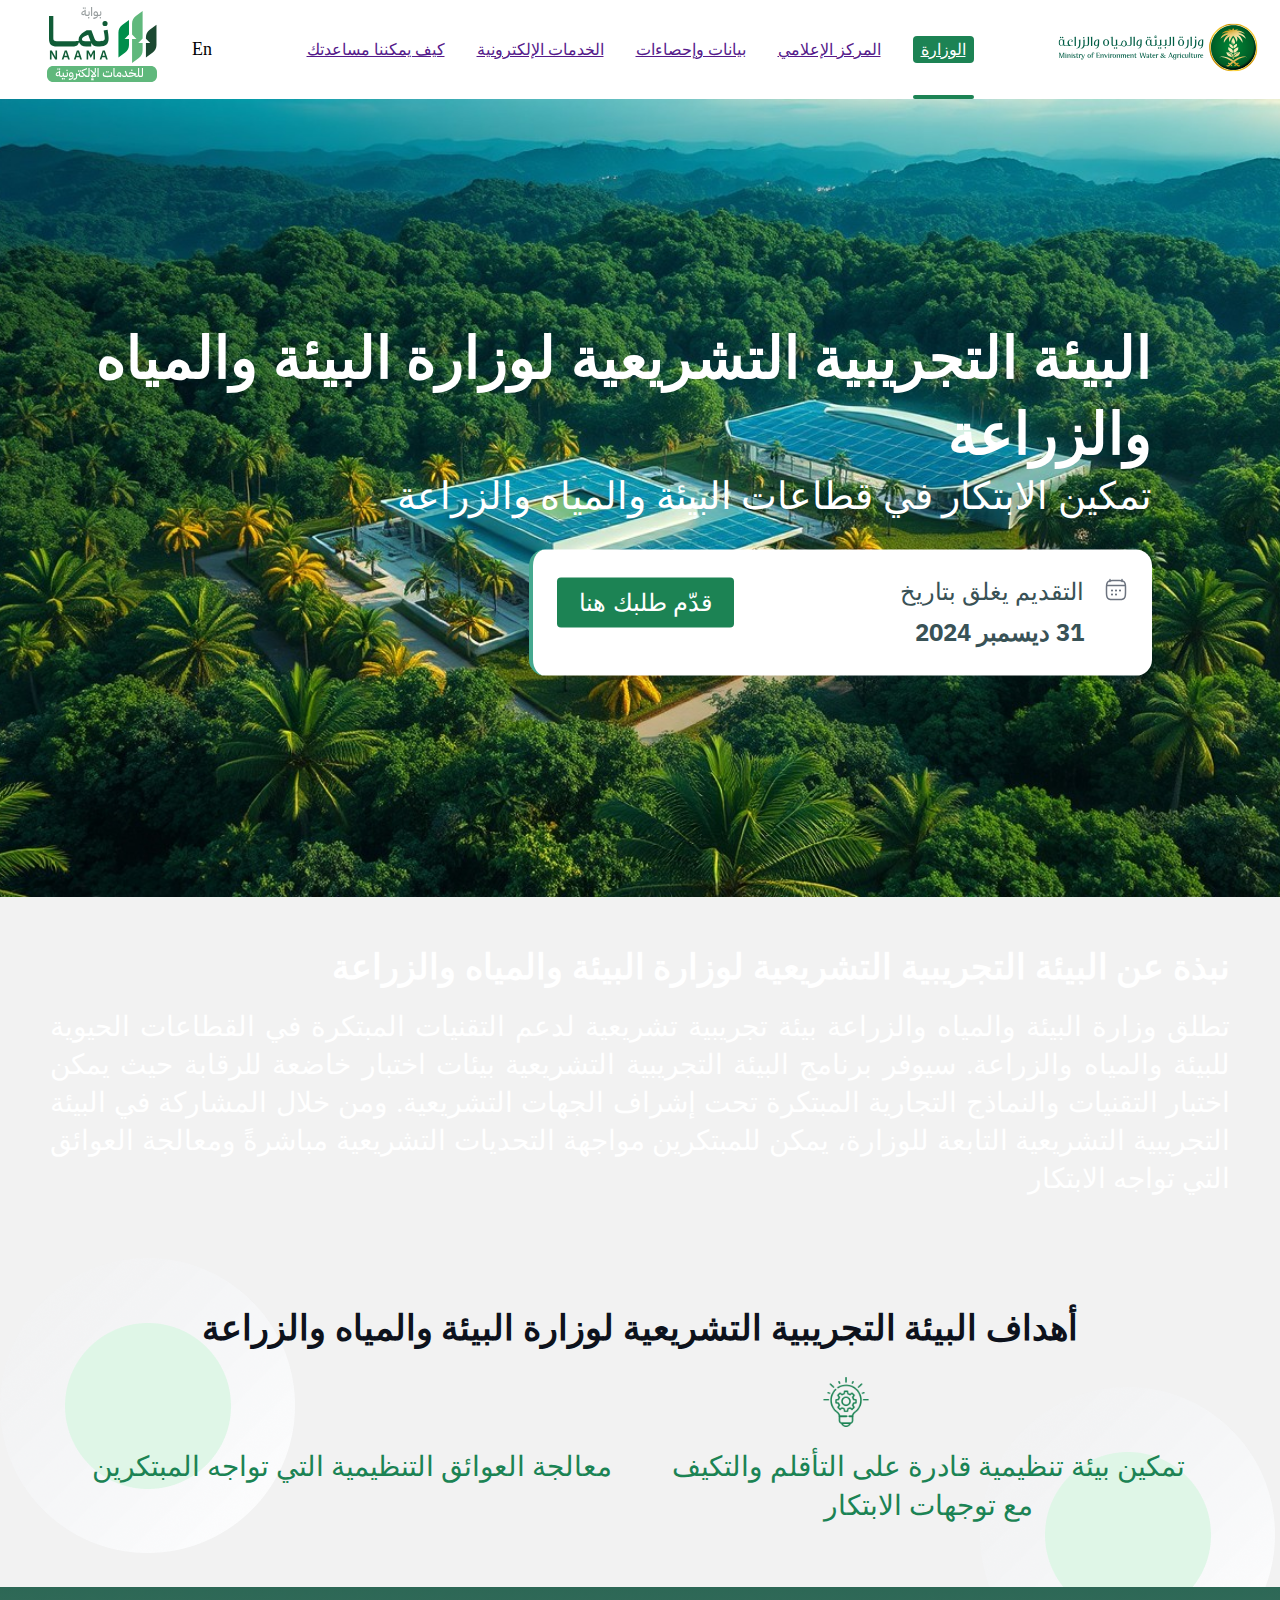
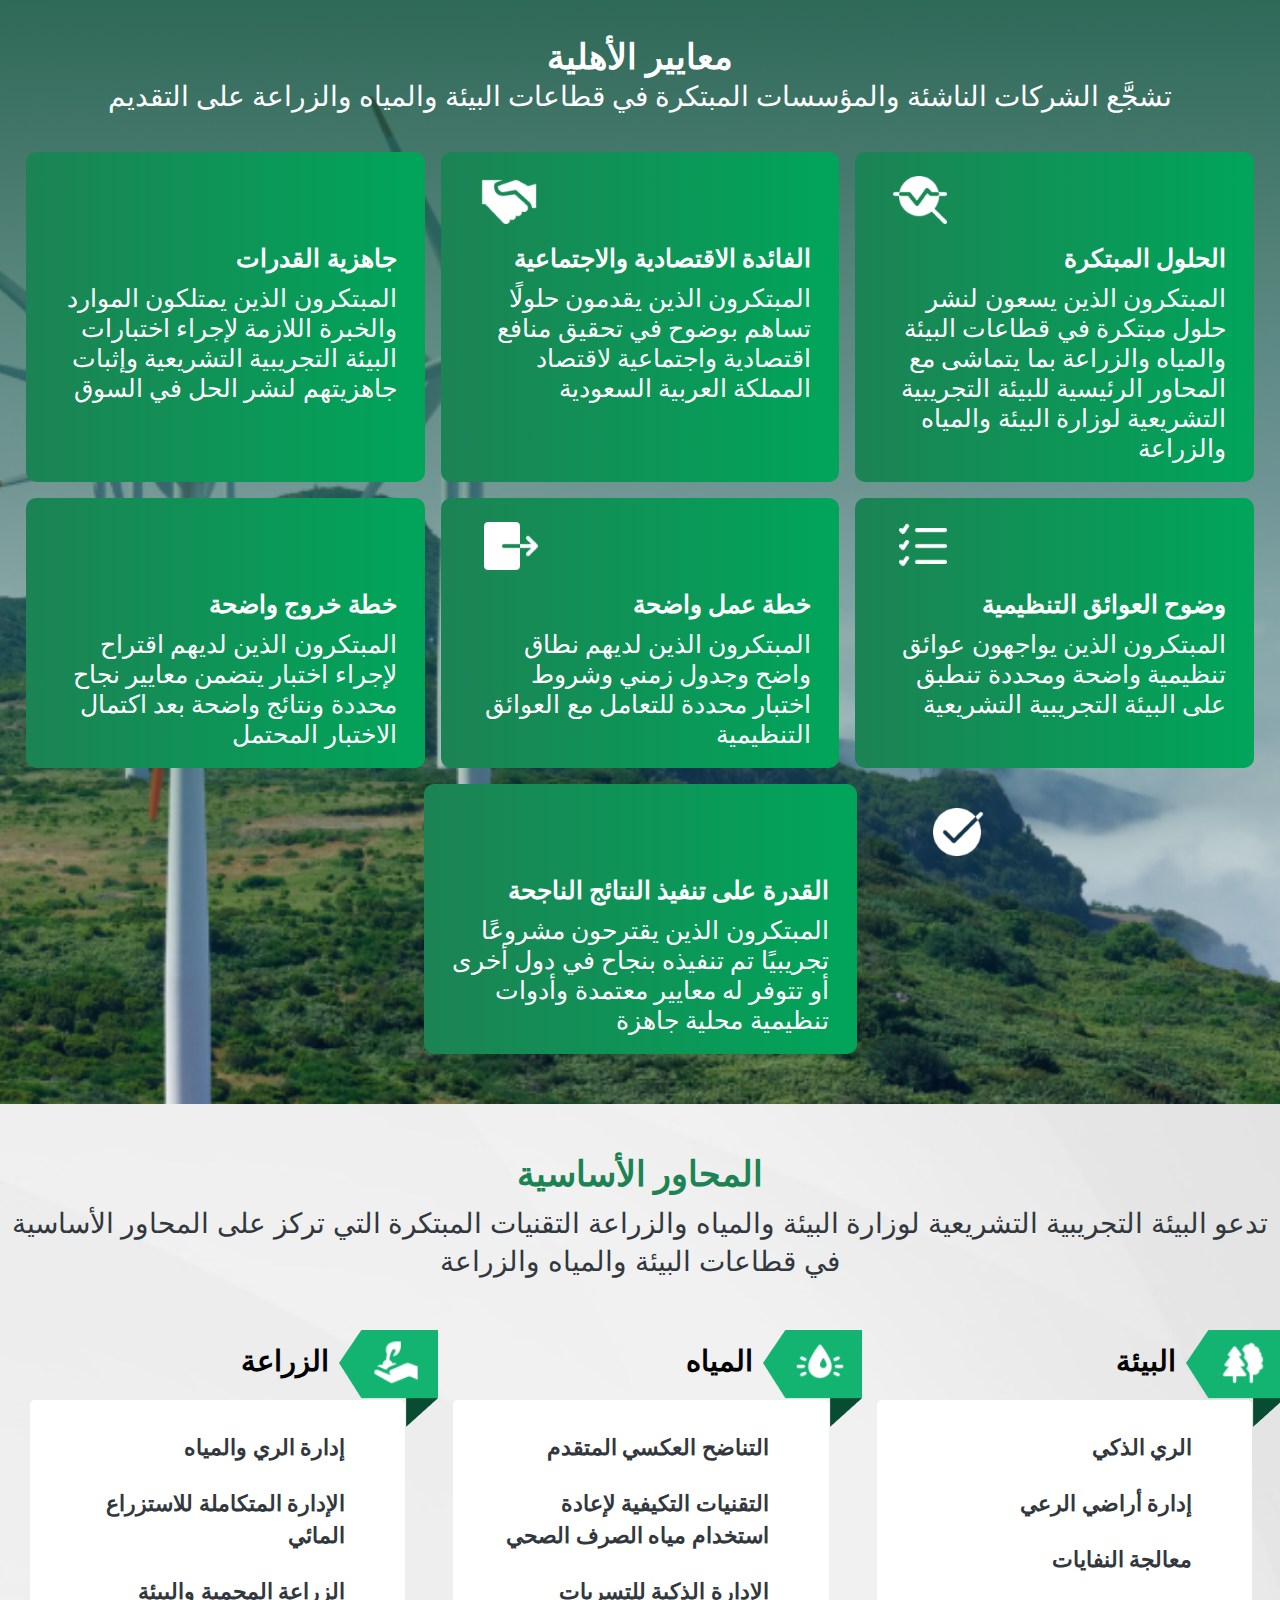
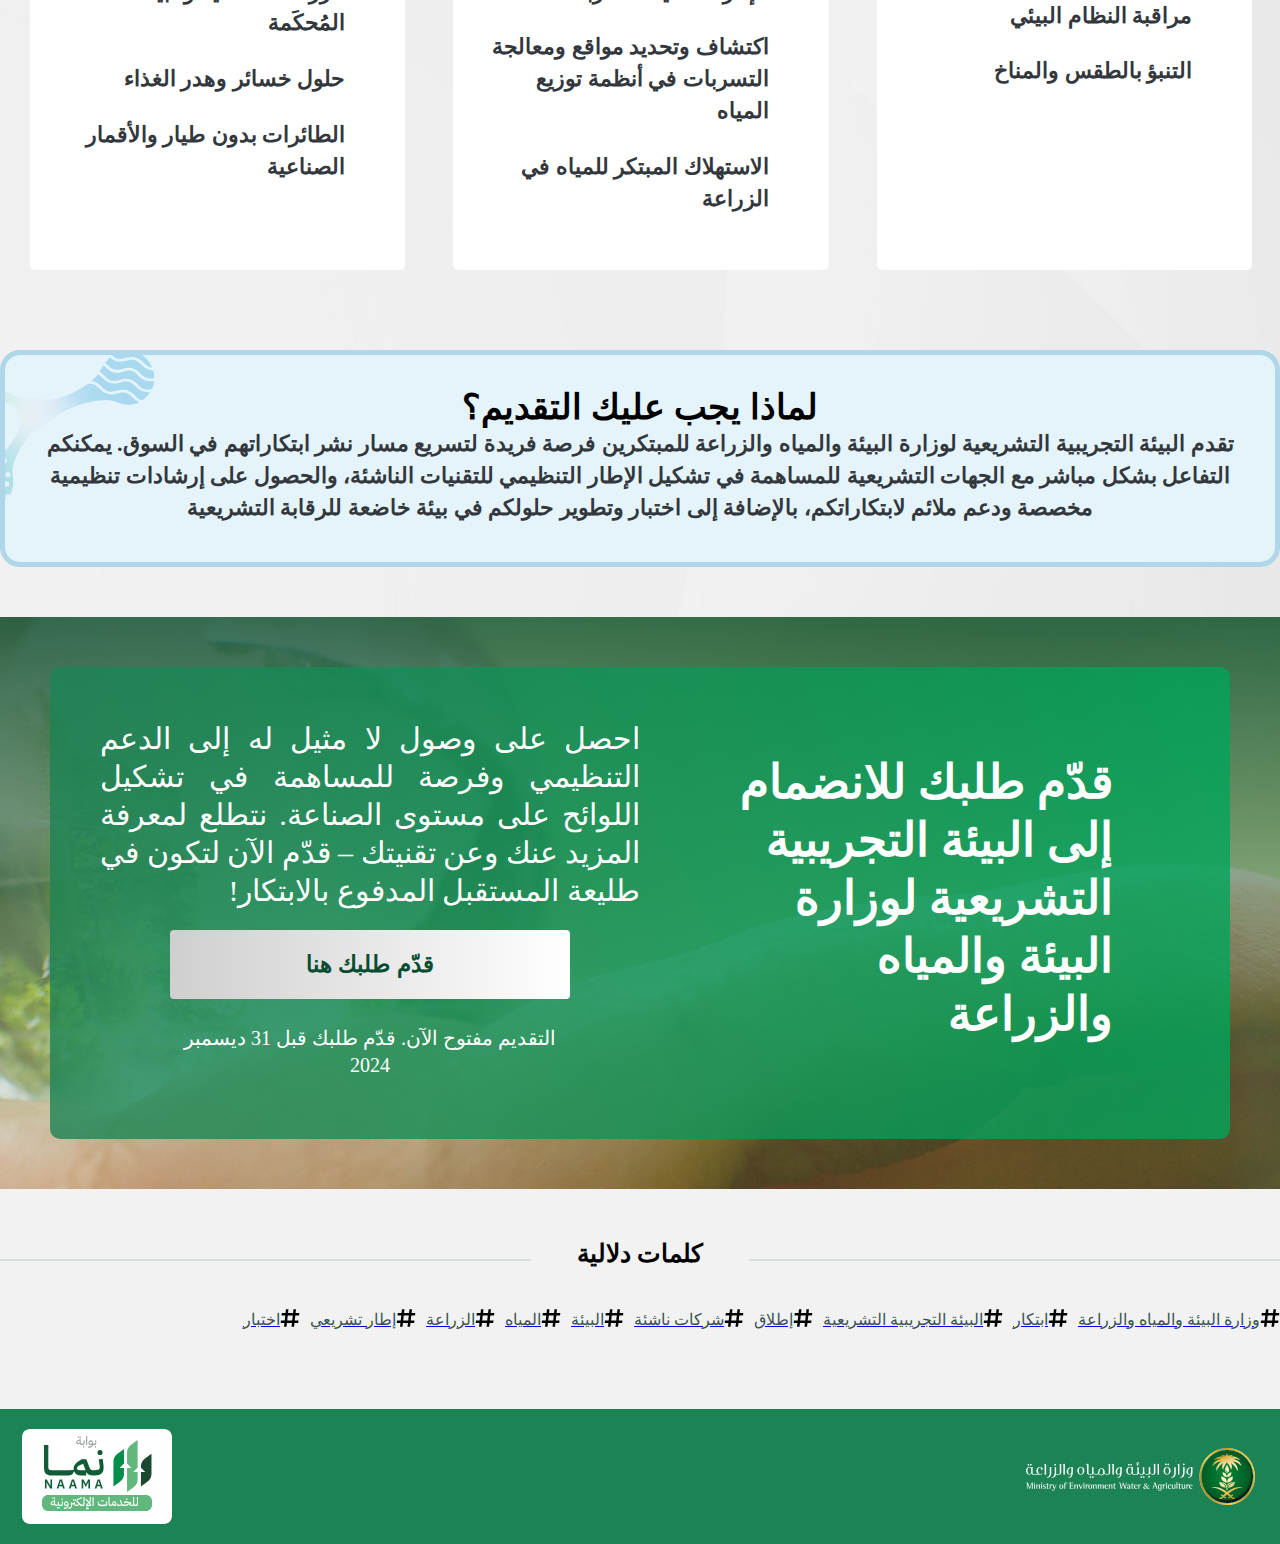
<file: index.html>
<!DOCTYPE html>
<html>
  <head>
    <meta charset="UTF-8" />
    <meta name="viewport" content="width=device-width, initial-scale=1.0" />
    <title>Document</title>
    <link
      rel="stylesheet"
      href="https://www.mewa.gov.sa/Style%20library/en-US/DGAassets/css/styleguide.css?v=16"
    />
    <!-- <link rel="stylesheet" href="https://www.mewa.gov.sa/Style%20library/en-US/DGAassets/css/innerPagesLTR.css?v=17"> -->
    <link
      rel="stylesheet"
      href="https://www.mewa.gov.sa/Style%20library/en-US/DGAassets/css/styleLTR.css?v=17"
    />
    <link
      rel="stylesheet"
      href="https://www.mewa.gov.sa/Style%20library/en-US/DGAassets/css/styleLTR.css?v=20"
    />
    <link rel="stylesheet" href="./scss/style.css" />
  </head>
  <body style="background: #F2F2F2 !important;">
    <div class="page-container" id="pageContainer" style="opacity: 0;">
      <div class="nav-bar-section" id="navbar">
        <div class="nb-container">
          <div class="nb-left">
            <div class="logo-container">
              <img
                src="./assets/icons/Logo.svg"
                alt="Logo"
                class="page-logo"
              />
            </div>
          </div>
          <div class="nb-middle">
            <div class="nav-item-wrapper">
              <div class="nav-item active">
                <a href="#">The Ministry</a>
              </div>
              <div class="nav-item">
                <a href="#">Media Center</a>
              </div>
              <div class="nav-item">
                <a href="#">Information And Statistics</a>
              </div>
              <div class="nav-item">
                <a href="#">E-Services</a>
              </div>
              <div class="nav-item">
                <a href="#">How can we Help</a>
              </div>
            </div>
          </div>
          <div class="nb-right">
            <div class="right-logo-container">
              <img
                src="./assets/icons/Nama.svg"
                alt="Logo"
                class="page-logo"
              />
            </div>
          </div>
        </div>
      </div>

      <div class="banner-container" id="bannerSection">
      </div>

      <div class="divider-titles-container" id="aboutSection">
      </div>

      <div class="objectives-container" id="objectivesSection">
      </div>

      <div class="eligibility-container" id="eligibilitySection">
      </div>

      <div class="bg-challenge-wrapper">
        <div class="core-themes-container" id="coreThemeSection">
        </div>

        <div class="why-apply-container" id="whyApplySection">
        </div>
      </div>

      <div class="apply-now-container" id="applyNowSection">
      </div>


      <div class="tags-container" id="tagsSection">
      </div>
      

      <div class="footer-container">
        <div class="footer-wrapper">
          <div class="img-holder">
            <img
              src="./assets/icons/logo-footer.png"
              alt=""
            />
          </div>
          <div class="img-holder">
            <img
              src="./assets/icons/Nama.svg"
              alt=""
            />
          </div>
        </div>
      </div>
    </div>
    
    <script type="text/javascript" src="./js/cmsArabic.js"></script>
    <script type="text/javascript" src="./js/cmsEnglish.js"></script>
    <script type="text/javascript" src="./js/main.js"></script>
  </body>
</html>
</file>
<file: scss/style.css>
/*** LTR websites ***/
@import url("https://fonts.googleapis.com/css2?family=IBM+Plex+Sans:ital,wght@0,100;0,200;0,300;0,400;0,500;0,600;0,700;1,100;1,200;1,300;1,400;1,500;1,600;1,700&family=Poppins:ital,wght@0,100;0,200;0,300;0,400;0,500;0,600;0,700;0,800;0,900;1,100;1,200;1,300;1,400;1,500;1,600;1,700;1,800;1,900&display=swap");
* {
  -webkit-font-smoothing: antialiased;
  margin: 0;
  padding: 0;
  box-sizing: border-box;
  scroll-behavior: smooth;
}

:root {
  --primary: #1c8354;
  --darker-primary: #395256;
  --primary-lighten-1: #209861;
  --primary-lighten-2: #25ad6f;
  --primary-lighten-3: #27b574;
  --primary-lighten-4: #29c27c;
  --primary-lighten-5: #32d38a;
  --primary-lighten-6: #43d793;
  --primary-lighten-7: #47d896;
  --primary-lighten-8: #5cdca2;
  --primary-lighten-9: #71e1ae;
  --primary-lighten-10: #daf7ea;
  --white: #fff;
  --darken-white-1: #f2f2f2;
  --darken-white-2: #e6e6e6;
  --darken-white-3: #e0e0e0;
  --darken-white-4: #d9d9d9;
}

body {
  background: #F2F2F2 !important;
}

img {
  width: 100%;
}

h1 {
  font-size: 40px;
}

h2 {
  font-size: 35px;
}

.btn {
  cursor: pointer;
  background-color: var(--primary);
  border: 0;
  border-radius: 4px;
  color: var(--white);
  height: 69px;
  font-size: 23px;
  padding: 0 22px;
  font-family: "IBM Plex Sans Arabic", Helvetica;
  font-weight: 500;
}

.nav-bar-section {
  position: sticky;
  top: 0;
  background: var(--white);
  padding: 0 22px;
  z-index: 999;
  overflow: hidden;
}
@media (max-width: 800px) {
  .nav-bar-section .logo-container {
    width: 200px;
  }
  .nav-bar-section .right-logo-container {
    width: 200px;
  }
}
.nav-bar-section .nb-container {
  display: flex;
  align-items: stretch;
  justify-content: space-between;
}
.nav-bar-section .nb-container .nb-middle {
  flex: 1;
}
.nav-bar-section .nb-container .nb-middle .nav-item-wrapper {
  display: flex;
  align-items: center;
  justify-content: center;
  gap: 2rem;
  height: 100%;
}
.nav-bar-section .nb-container .nb-middle .nav-item-wrapper .nav-item {
  display: flex;
  align-items: center;
  justify-content: center;
  height: 100%;
  position: relative;
}
.nav-bar-section .nb-container .nb-middle .nav-item-wrapper .nav-item.active::after {
  content: "";
  position: absolute;
  width: 100%;
  height: 4px;
  bottom: 0;
  background-color: var(--primary);
  border-radius: 2px;
}
.nav-bar-section .nb-container .nb-middle .nav-item-wrapper .nav-item.active a {
  background-color: var(--primary);
  border-radius: 4px;
  color: white !important;
  padding: 4px 8px;
}
@media (max-width: 800px) {
  .nav-bar-section .nb-container .nb-middle {
    display: none !important;
  }
}
.nav-bar-section .nb-container .nb-left,
.nav-bar-section .nb-container .nb-right {
  width: 200px;
}
.nav-bar-section .nb-container .nb-left,
.nav-bar-section .nb-container .nb-middle,
.nav-bar-section .nb-container .nb-right {
  display: flex;
  align-items: center;
  justify-content: center;
}
.nav-bar-section .nb-container .lang-btn {
  cursor: pointer;
  border-radius: 4px;
  margin-left: 10px;
  text-align: center;
  height: 100%;
  width: 30px;
  display: flex;
  align-items: center;
  justify-content: center;
  position: relative;
}
.nav-bar-section .nb-container .lang-btn:hover {
  background: var(--primitives-colors-neutral-100);
}
.nav-bar-section .nb-container .lang-btn:hover::before {
  content: "";
  position: absolute;
  bottom: 0;
  left: 10%;
  width: 80%;
  height: 6px;
  background: transparent;
  border-radius: 50px;
  background: var(--themes-background-background-neutral-400);
}
.nav-bar-section .nb-container .lang-btn p {
  font-family: var(--text-lg-regular-font-family);
  font-weight: 500;
  font-size: 18px;
  color: var(--primitives-colors-base-black) !important;
}

.banner-container {
  position: relative;
  height: calc(100vh - 102px);
  overflow: hidden;
}
@media (max-width: 800px) {
  .banner-container {
    height: 60vh;
  }
}
.banner-container img {
  height: 100%;
  -o-object-fit: cover;
     object-fit: cover;
  position: relative;
}
.banner-container .banner-message-wrapper {
  position: absolute;
  top: 50%;
  transform: translateY(-50%);
  left: 10%;
}
.banner-container .banner-message-wrapper h1 {
  color: var(--white);
}
.banner-container .banner-message-wrapper .big {
  font-size: 58.16px;
  font-weight: 700;
  line-height: 75.6px;
  letter-spacing: 0.04em;
  text-align: left;
}
.banner-container .banner-message-wrapper .thin {
  font-size: 38.16px;
  font-weight: 300;
  line-height: 49.61px;
  letter-spacing: 0.04em;
  text-align: left;
  width: 731px;
  margin-bottom: 28px;
}
@media (max-width: 800px) {
  .banner-container .banner-message-wrapper .big {
    font-size: 50px;
    line-height: 50px;
  }
  .banner-container .banner-message-wrapper .thin {
    font-size: 18px;
    line-height: 30px;
    margin-bottom: 10px;
    width: auto;
  }
}
.banner-container .banner-message-wrapper p {
  color: var(--darker-primary);
}
.banner-container .banner-message-wrapper .apply-here-w {
  display: flex;
  justify-content: center;
  gap: 20px;
  background: #fff;
  border-radius: 16px;
  border-left: 4px solid #45a88f;
  padding: 28px 24px;
  max-width: 623px;
}
@media (max-width: 800px) {
  .banner-container .banner-message-wrapper .apply-here-w {
    flex-direction: column;
    width: 80%;
  }
}
.banner-container .banner-message-wrapper .apply-here-w .calendar-icon {
  width: 24px;
}
.banner-container .banner-message-wrapper .apply-here-w .message-w {
  flex: 1;
  border-radius: 8px;
  height: 100%;
  display: flex;
  justify-content: center;
  flex-direction: column;
}
.banner-container .banner-message-wrapper .apply-here-w .message-w .label {
  font-family: var(--text-md-medium-font-family) !important;
  font-size: 24px;
  font-weight: var(--text-md-medium-font-weight) !important;
  line-height: var(--text-md-medium-line-height) !important;
  text-align: left;
  margin-bottom: 10px;
}
.banner-container .banner-message-wrapper .apply-here-w .message-w .date {
  color: var(--darker-primary);
  font-size: 24px;
  text-align: left;
  font-family: "IBM Plex Sans", sans-serif;
  font-weight: 700;
}
.banner-container .banner-message-wrapper .apply-here-w .btn {
  font-size: 24px;
  height: 50px;
}
@media (max-width: 800px) {
  .banner-container .banner-message-wrapper .apply-here-w .btn {
    width: 100%;
  }
}

.divider-titles-container {
  background: var(--primitives-colors-primary-SA-flag-600-primary);
  padding: 50px 50px 60px;
}
.divider-titles-container .divider-titles-wrapper {
  max-width: 1440px;
  margin: 0 auto;
}
@media (max-width: 800px) {
  .divider-titles-container .divider-titles-wrapper {
    height: auto;
  }
}
.divider-titles-container .divider-titles-wrapper .divider-title-header {
  color: var(--white);
  border-radius: 10px;
  margin-bottom: 20px;
  text-align: left;
  position: relative;
}
@media (max-width: 800px) {
  .divider-titles-container .divider-titles-wrapper .divider-title-header {
    margin: 0 10px 14px;
  }
}
.divider-titles-container .divider-titles-wrapper .divider-title-header::after {
  position: absolute;
  content: "";
  width: 15px;
  height: 100%;
  min-height: 25px;
  background: var(--themes-background-background-primary-400);
  left: -30px;
  border-radius: 20px 0px 20px 0px;
}
.divider-titles-container .divider-titles-wrapper .divider-content p {
  color: var(--white);
  font-size: var(--text-lg-regular-font-size);
  line-height: 38px;
  font-weight: var(--text-lg-regular-font-weight);
  text-align: justify;
  margin-bottom: 16px;
  font-size: 28px;
}
.divider-titles-container .divider-titles-wrapper .divider-content p:last-child {
  margin-bottom: 0;
}

.objectives-container {
  background: var(--themes-icon-bg-icon-brand-light);
  padding: 50px 80px 60px;
  position: relative;
}
@media (max-width: 800px) {
  .objectives-container {
    padding: 50px 0px 60px;
  }
}
.objectives-container::after, .objectives-container::before {
  position: absolute;
  content: "";
  width: 300px;
  height: 300px;
  background-image: url(../assets/icons/cirlceServ.png);
  background-repeat: no-repeat;
}
.objectives-container::after {
  left: 0;
  top: 0;
}
.objectives-container::before {
  right: 0;
  bottom: -100px;
}
.objectives-container .objectives-wrapper {
  position: relative;
  z-index: 2;
}
.objectives-container .objectives-wrapper .objectives-header-title {
  color: #0d121c;
  margin-bottom: 28px;
  text-align: center;
}
.objectives-container .objectives-wrapper .objectives-card-wrapper {
  display: flex;
  align-items: stretch;
  justify-content: center;
  gap: 2rem;
}
@media (max-width: 800px) {
  .objectives-container .objectives-wrapper .objectives-card-wrapper {
    flex-direction: column;
  }
}
.objectives-container .objectives-wrapper .objectives-card-wrapper .objectives-card {
  flex: 1;
  background: var(--themes-background-background-card);
  border: 1px solid var(--themes-border-border-neutral-secondary);
  border-radius: var(--radius-radius-lg);
  color: #1F2A37 !important;
  min-height: 150px;
  padding: var(--spacing-global-spacing-xl);
  max-width: 856px;
  position: relative;
}
.objectives-container .objectives-wrapper .objectives-card-wrapper .objectives-card img {
  height: 50px;
  width: 50px;
  position: relative;
  left: 50%;
  transform: translateX(-50%);
  margin-bottom: 16px;
}
.objectives-container .objectives-wrapper .objectives-card-wrapper .objectives-card p {
  color: #1b8354 !important;
  font-size: 28px;
  font-weight: 500;
  line-height: 1.4;
  text-align: center;
  position: relative;
}
@media (max-width: 800px) {
  .objectives-container .objectives-wrapper .objectives-card-wrapper .objectives-card p {
    top: unset;
    transform: unset;
  }
}
.objectives-container .objectives-wrapper .objectives-card-wrapper .objectives-card p.text-c {
  text-align: center;
}

.eligibility-container {
  background-position: center;
  background-size: cover;
  padding: 50px 10px;
  position: relative;
}
.eligibility-container::after {
  content: "";
  background: linear-gradient(0deg, rgba(28, 131, 84, 0) 0%, rgba(8, 77, 49, 0.8) 100%);
  height: 100%;
  width: 100%;
  position: absolute;
  top: 0;
  left: 0;
}
.eligibility-container .bg-img {
  height: 100%;
  width: 100%;
  -o-object-fit: cover;
     object-fit: cover;
  position: absolute;
  top: 0;
  left: 0;
}
.eligibility-container .eligibility-wrapper {
  position: relative;
  z-index: 2;
}
.eligibility-container .eligibility-wrapper p {
  color: var(--white);
  font-size: 25px;
  font-size: 25px;
  font-weight: 400;
  line-height: 30px;
  text-align: center;
}
.eligibility-container .eligibility-wrapper p strong {
  font-size: 25px;
  font-weight: 700;
  line-height: 30px;
}
.eligibility-container .eligibility-wrapper .eligibility-header-title {
  color: var(--white);
  margin-bottom: 40px;
  text-align: center;
}
.eligibility-container .eligibility-wrapper .eligibility-header-title h1 {
  font-size: 40px;
}
.eligibility-container .eligibility-wrapper .eligibility-header-title p {
  margin-top: 4px;
  font-size: 28px;
}
.eligibility-container .eligibility-wrapper .eligibility-card-wrapper {
  display: flex;
  align-items: stretch;
  justify-content: center;
  flex-wrap: wrap;
  gap: 1rem;
  padding: 0 16px;
}
@media (max-width: 800px) {
  .eligibility-container .eligibility-wrapper .eligibility-card-wrapper {
    flex-direction: column;
  }
}
.eligibility-container .eligibility-wrapper .eligibility-card-wrapper .eligibility-card {
  flex: 25%;
  max-width: 433px;
  background: linear-gradient(90deg, #1C8354 0%, #00A55A 100%);
  color: var(--white);
  border-radius: 10px;
  min-height: 150px;
  padding: 18px 28px;
  position: relative;
}
.eligibility-container .eligibility-wrapper .eligibility-card-wrapper .eligibility-card img {
  height: 60px;
  width: 60px;
  position: relative;
  left: 50%;
  transform: translateX(-50%);
  margin-bottom: 10px;
}
.eligibility-container .eligibility-wrapper .eligibility-card-wrapper .eligibility-card .header {
  margin-bottom: 10px;
}
.eligibility-container .eligibility-wrapper .eligibility-card-wrapper .eligibility-card p {
  text-align: left;
}

.bg-challenge-wrapper {
  background: url("../assets/bg-challenge.png");
  background-position: center;
  background-size: cover;
  padding-bottom: 50px;
}

.core-themes-container {
  padding: 50px 0 20px;
  margin-bottom: 50px;
}
.core-themes-container .title-header {
  text-align: center;
  margin-bottom: 28px;
}
@media (max-width: 800px) {
  .core-themes-container .title-header {
    padding: 0 10px;
  }
}
.core-themes-container .title-header h2 {
  color: #1b8354;
  margin-bottom: 10px;
}
.core-themes-container .title-header p {
  color: #32383d;
  margin: 0 auto 50px;
  font-family: "IBM Plex Sans Arabic", Helvetica;
  font-weight: 400;
  font-size: 28px;
  line-height: 37.7px;
  text-align: center;
}
.core-themes-container .core-themes-card-wrapper {
  display: flex;
  align-items: stretch;
  justify-content: center;
  gap: 3rem;
  margin: 0 auto;
  max-width: 1498px;
  padding-right: 58px;
}
@media (max-width: 800px) {
  .core-themes-container .core-themes-card-wrapper {
    flex-direction: column;
    padding-left: 20px;
  }
}
.core-themes-container .core-themes-card-wrapper .core-themes-card {
  flex: 1;
  position: relative;
}
.core-themes-container .core-themes-card-wrapper .core-themes-card .card-title {
  display: flex;
  gap: 10px;
  position: relative;
  left: -6px;
}
.core-themes-container .core-themes-card-wrapper .core-themes-card .card-title .card-icon-w {
  position: relative;
  height: 100px;
  width: 100px;
}
.core-themes-container .core-themes-card-wrapper .core-themes-card .card-title .card-icon-w .bg-icon {
  height: 96.87px;
  width: 99px;
}
.core-themes-container .core-themes-card-wrapper .core-themes-card .card-title .card-icon-w .icon {
  position: absolute;
  top: 8px;
  left: 18px;
  width: 50px;
  height: 50px;
}
.core-themes-container .core-themes-card-wrapper .core-themes-card .card-title h2 {
  font-size: 1.8rem;
  margin-top: 14px;
}
.core-themes-container .core-themes-card-wrapper .core-themes-card .card-title h2 span {
  color: var(--primary);
}
.core-themes-container .core-themes-card-wrapper .core-themes-card .card-content {
  background: #fff;
  height: calc(100% - 100px);
  border-radius: 5px;
  position: relative;
  left: 28px;
  top: -30px;
  padding: 32px 32px 32px 60px;
}
.core-themes-container .core-themes-card-wrapper .core-themes-card .card-content ul {
  list-style: none;
}
.core-themes-container .core-themes-card-wrapper .core-themes-card .card-content ul li {
  margin-bottom: 28px;
  position: relative;
}
.core-themes-container .core-themes-card-wrapper .core-themes-card .card-content ul li::before {
  content: "";
  background: var(--primitives-colors-primary-SA-flag-600-primary);
  border-radius: 50%;
  height: 10px;
  width: 10px;
  position: absolute;
  top: 10px;
  left: -34px;
}
.core-themes-container .core-themes-card-wrapper .core-themes-card .card-content ul li .label {
  color: #32383d;
  font-size: 22px;
  font-weight: 600;
  line-height: 31.77px;
  text-align: left;
  margin-bottom: -4px;
}
.core-themes-container .core-themes-card-wrapper .core-themes-card .card-content.environment ul {
  list-style-image: url("../assets/icons/environment-bullet.png");
}
.core-themes-container .core-themes-card-wrapper .core-themes-card .card-content.water ul {
  list-style-image: url("../assets/icons/water-bullet.png");
}
.core-themes-container .core-themes-card-wrapper .core-themes-card .card-content.agriculture ul {
  list-style-image: url("../assets/icons/agriculture-bullet.png");
}
.core-themes-container .core-themes-card-wrapper .core-themes-card.text.holder {
  flex: unset;
  width: 300px;
}
.core-themes-container .core-themes-card-wrapper .core-themes-card .ct-details-wrapper {
  position: relative;
  top: 50%;
  transform: translateY(-50%);
}

.why-apply-container {
  border: 5px solid #B0D7E9;
  background: #E5F4FB;
  border-radius: 20px;
  margin: 0 auto;
  margin-top: -20px;
  max-width: 1440px;
  position: relative;
}
.why-apply-container .logo-stamp {
  position: absolute;
  top: 0;
  left: 0;
  height: 150px;
  width: 150px;
}
.why-apply-container .why-apply-wrapper {
  padding: 2rem;
  text-align: center;
}
.why-apply-container .why-apply-wrapper .wa-header-title {
  font-size: 1.8rem;
  margin-bottom: 10px;
}
.why-apply-container .why-apply-wrapper .wa-header-title p {
  color: #32383d;
  font-size: 22px;
  font-weight: 600;
  line-height: 31.77px;
  text-align: center;
  margin-bottom: -4px;
}

.apply-now-container {
  background-position: center;
  background-size: cover;
  padding: 50px;
  position: relative;
}
@media (max-width: 800px) {
  .apply-now-container {
    padding: 20px 0;
  }
}
.apply-now-container::after {
  content: "";
  background: linear-gradient(0deg, rgba(28, 131, 84, 0) 0%, rgba(8, 77, 49, 0.8) 100%);
  height: 100%;
  width: 100%;
  position: absolute;
  top: 0;
  left: 0;
}
.apply-now-container .bg-img {
  height: 100%;
  width: 100%;
  -o-object-fit: cover;
     object-fit: cover;
  position: absolute;
  top: 0;
  left: 0;
}
.apply-now-container .apply-now-form-wrapper {
  position: relative;
  z-index: 1;
}
@media (max-width: 800px) {
  .apply-now-container .apply-now-form-wrapper {
    flex-direction: column;
  }
}
.apply-now-container .apply-now-form-wrapper .apply-now-wrapper {
  background: linear-gradient(90deg, rgba(28, 131, 84, 0.8) 0%, rgba(0, 165, 90, 0.8) 100%);
  border-radius: 10px;
  color: var(--white);
  padding: 40px 50px;
  display: flex;
  align-items: center;
  height: 472px;
}
@media (max-width: 800px) {
  .apply-now-container .apply-now-form-wrapper .apply-now-wrapper {
    flex-direction: column;
    height: auto;
    padding: 40px 30px;
  }
}
.apply-now-container .apply-now-form-wrapper .apply-now-wrapper .an-header-title {
  flex: 1;
  margin-bottom: 10px;
}
.apply-now-container .apply-now-form-wrapper .apply-now-wrapper .an-header-title h2 {
  width: 75%;
  margin: 0 auto;
  font-size: 47px;
  font-weight: 700;
  line-height: 58px;
  text-align: left;
}
.apply-now-container .apply-now-form-wrapper .apply-now-wrapper .an-content {
  flex: 1;
  display: flex;
  align-items: center;
  justify-content: center;
  flex-direction: column;
  text-align: center;
  height: 100%;
}
.apply-now-container .apply-now-form-wrapper .apply-now-wrapper .an-content p {
  margin: 0 auto;
  color: var(--white);
  font-size: 30px;
  font-weight: 400;
  line-height: 38px;
  text-align: justify;
}
.apply-now-container .apply-now-form-wrapper .apply-now-wrapper .an-content .btn {
  color: #084D31;
  background: linear-gradient(90deg, #CFCFCF 0%, #FFFFFF 100%);
  font-weight: 600;
  line-height: 27px;
  text-align: center;
  margin: 20px 0;
  width: 400px;
}
@media (max-width: 800px) {
  .apply-now-container .apply-now-form-wrapper .apply-now-wrapper .an-content .btn {
    width: auto;
  }
}
.apply-now-container .apply-now-form-wrapper .apply-now-wrapper .an-content .note {
  font-size: 20px;
  font-weight: 500;
  line-height: 27px;
  text-align: center;
  width: 70%;
  margin: 6px auto;
}
@media (max-width: 800px) {
  .apply-now-container .apply-now-form-wrapper .apply-now-wrapper .an-content .note {
    width: auto;
  }
}

.tags-container {
  padding: 50px 0;
  max-width: 1440px;
  margin: 0 auto;
}
.tags-container .title-header {
  text-align: center;
  font-size: 1.5625rem;
  font-weight: bold;
  color: var(--themes-text-text-primary);
  margin-bottom: 40px;
  position: relative;
}
.tags-container .title-header::before, .tags-container .title-header::after {
  position: absolute;
  content: "";
  width: calc(45% - 45px);
  height: 2px;
  top: 20px;
  background-color: #D6DFDD;
}
.tags-container .title-header::before {
  right: 0;
}
.tags-container .title-header::after {
  left: 0;
}
.tags-container .tags-content a {
  display: inline-flex;
  align-items: center;
  gap: var(--spacing-button-buttons-lg-gap);
  width: auto;
  margin-bottom: 30px;
  margin-right: 10px;
  padding: var(--spacing-global-spacing-none) var(--spacing-button-buttons-lg-padding);
  gap: var(--spacing-button-buttons-lg-gap);
}
.tags-container .tags-content a img {
  filter: brightness(0) invert(0);
  height: 20px;
  width: 20px;
}
.tags-container .tags-content a span {
  color: var(--darker-primary);
  margin-top: 2px;
}

.footer-container {
  background: var(--primary);
  padding: 20px 22px;
}
.footer-container .footer-wrapper {
  display: flex;
  align-items: center;
  justify-content: space-between;
}
.footer-container .footer-wrapper .img-holder {
  display: flex;
  align-items: center;
  justify-content: center;
}

.page-container.arabic {
  direction: rtl;
}
.page-container.arabic .banner-container .banner-message-wrapper {
  left: unset;
  right: 10%;
}
.page-container.arabic .banner-container .banner-message-wrapper .big {
  text-align: right;
}
.page-container.arabic .banner-container .banner-message-wrapper .thin {
  text-align: right;
  width: auto;
}
.page-container.arabic .banner-container .banner-message-wrapper .apply-here-w {
  position: relative;
  right: 0;
  margin-left: auto;
}
.page-container.arabic .banner-container .banner-message-wrapper .apply-here-w .label, .page-container.arabic .banner-container .banner-message-wrapper .apply-here-w .date {
  text-align: right;
}
.page-container.arabic .divider-titles-wrapper .divider-title-header {
  text-align: right;
}
.page-container.arabic .divider-titles-wrapper .divider-title-header::after {
  left: unset;
  right: -30px;
}
.page-container.arabic .eligibility-container .eligibility-wrapper .eligibility-card-wrapper .eligibility-card p {
  text-align: right;
}
.page-container.arabic .core-themes-container .core-themes-card-wrapper {
  padding-right: 0;
  padding-left: 58px;
}
.page-container.arabic .core-themes-container .core-themes-card-wrapper .core-themes-card .card-title {
  left: unset;
  right: -6px;
}
@media (max-width: 800px) {
  .page-container.arabic .core-themes-container .core-themes-card-wrapper .core-themes-card .card-title {
    right: 0;
  }
}
.page-container.arabic .core-themes-container .core-themes-card-wrapper .core-themes-card .card-title .card-icon-w {
  transform: scaleX(-1);
}
.page-container.arabic .core-themes-container .core-themes-card-wrapper .core-themes-card .card-content {
  left: unset;
  right: 28px;
  padding: 32px 60px 32px 32px;
}
.page-container.arabic .core-themes-container .core-themes-card-wrapper .core-themes-card .card-content ul li::before {
  left: unset;
  right: -34px;
}
.page-container.arabic .core-themes-container .core-themes-card-wrapper .core-themes-card .card-content ul li .label {
  text-align: right;
}
.page-container.arabic .apply-now-container .apply-now-form-wrapper .apply-now-wrapper .an-header-title h2 {
  text-align: right;
}
.page-container.arabic .apply-now-container .apply-now-form-wrapper .apply-now-wrapper .an-content p {
  direction: rtl;
}
.page-container.arabic .tags-container .tags-content {
  display: flex;
}
.page-container.arabic .tags-container .tags-content a {
  margin-right: unset;
  margin-left: 10px;
}/*# sourceMappingURL=style.css.map */
</file>
